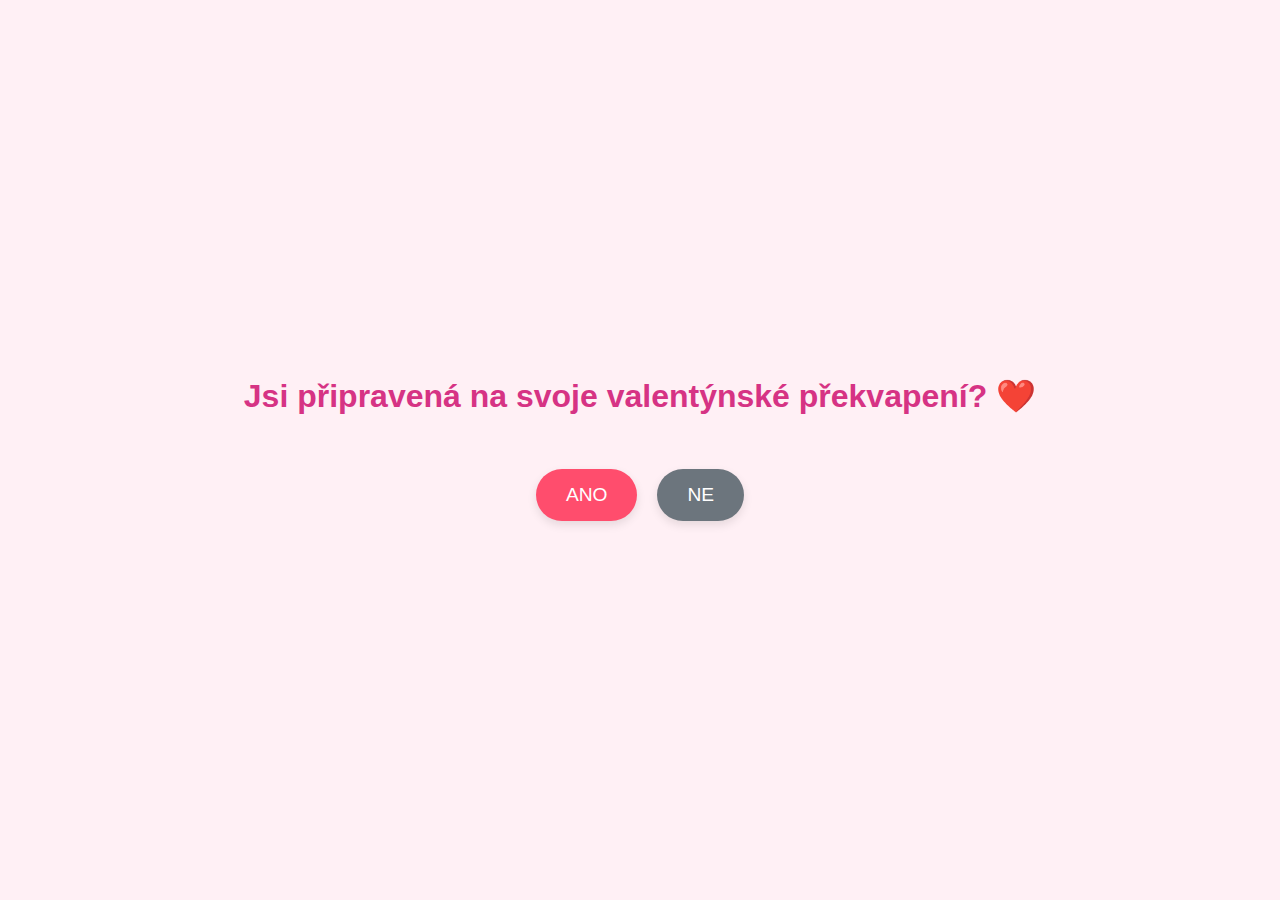
<file: index.html>
<!DOCTYPE html>
<html lang="cs">
<head>
    <meta charset="UTF-8">
    <meta name="viewport" content="width=device-width, initial-scale=1.0">
    <title>Mám pro tebe překvapení...</title>
    <style>
        body {
            display: flex;
            flex-direction: column;
            align-items: center;
            justify-content: center;
            height: 100vh;
            margin: 0;
            background-color: #fff0f5;
            font-family: sans-serif;
            overflow: hidden;
        }

        h1 {
            color: #d63384;
            text-align: center;
            margin-bottom: 30px;
        }

        .container {
            display: flex;
            gap: 20px;
            justify-content: center;
            align-items: center;
            width: 100%;
            height: 100px;
        }

        button {
            padding: 15px 30px;
            font-size: 1.2rem;
            border: none;
            border-radius: 50px;
            cursor: pointer;
            transition: transform 0.2s;
            box-shadow: 0 4px 10px rgba(0,0,0,0.1);
        }

        #btn-yes {
            background-color: #ff4d6d;
            color: white;
            z-index: 100; /* Vždycky navrchu */
        }

        #btn-no {
            background-color: #6c757d;
            color: white;
            z-index: 99;
        }
    </style>
</head>
<body>

    <h1>Jsi připravená na svoje valentýnské překvapení? ❤️</h1>

    <div class="container">
        <button id="btn-yes" onclick="startSurprise()">ANO</button>
        <button id="btn-no" onclick="moveButton()">NE</button>
    </div>

    <script>
        let noClickCount = 0;
        let yesScale = 1;

        function moveButton() {
            noClickCount++;
            const btnNo = document.getElementById('btn-no');
            const btnYes = document.getElementById('btn-yes');

            if (noClickCount >= 5) {
                btnNo.style.display = 'none';
                btnYes.innerHTML = "Nemáš na výběr, klikni na mě! 😁";
                btnYes.style.padding = "20px 40px";
            } else {
                btnNo.style.position = 'fixed';
                
                let randomX, randomY;
                const rectYes = btnYes.getBoundingClientRect();
                const safeMargin = 150; 

                do {
                    const maxX = window.innerWidth - btnNo.offsetWidth - 50;
                    const maxY = window.innerHeight - btnNo.offsetHeight - 50;
                    randomX = Math.floor(Math.random() * maxX);
                    randomY = Math.floor(Math.random() * maxY);
                } while (
                    randomX > rectYes.left - safeMargin && 
                    randomX < rectYes.right + safeMargin &&
                    randomY > rectYes.top - safeMargin && 
                    randomY < rectYes.bottom + safeMargin
                );
                
                btnNo.style.left = randomX + 'px';
                btnNo.style.top = randomY + 'px';

                yesScale += 0.4;
                btnYes.style.transform = `scale(${yesScale})`;
            }
        }
 
        function startSurprise() {
            const heslo = prompt("Zadej naše tajné heslo (datum), abys mohla vstoupit:");
            
            if (heslo === "192024") {
                window.location.href = "hlavni.html"; 
            } else if (heslo !== null) {
                alert("Zkus to znovu, miláčku! ❤️");
            }
        }
    </script>
</body>
</html>
</file>
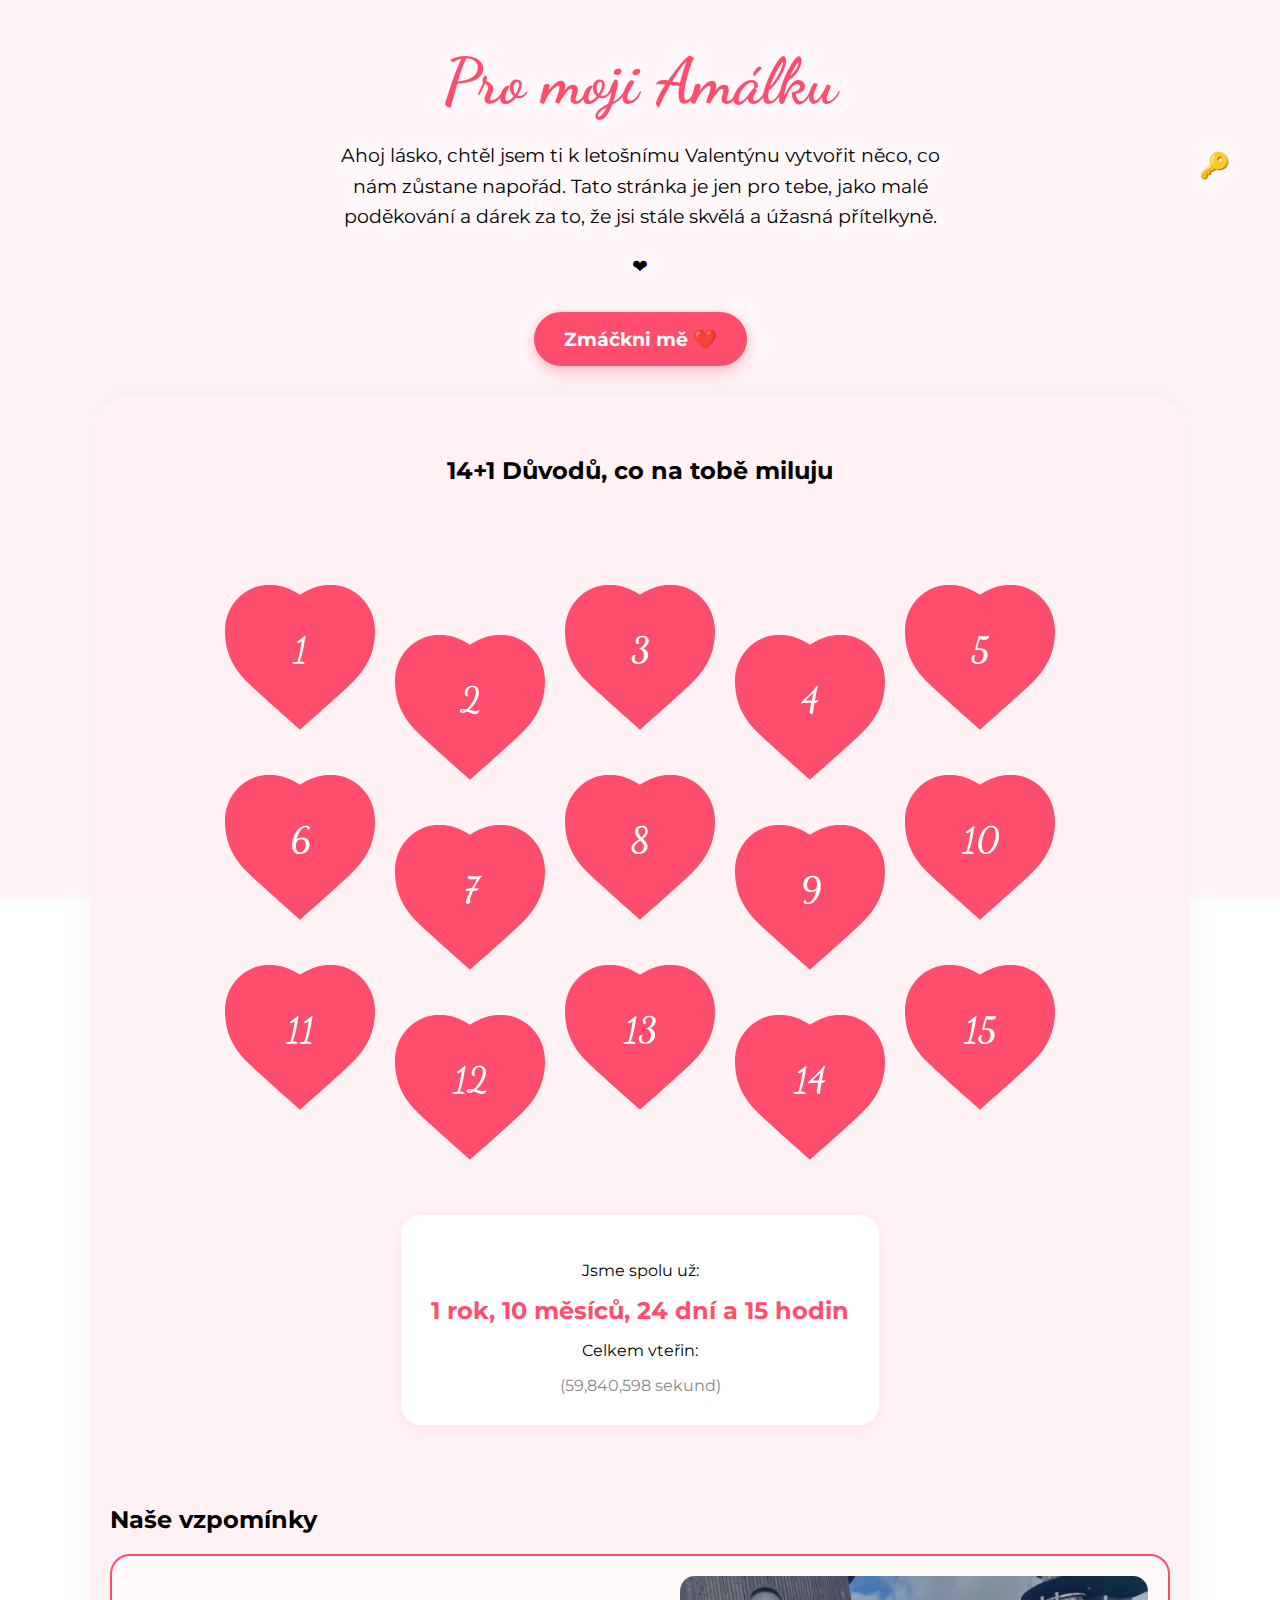
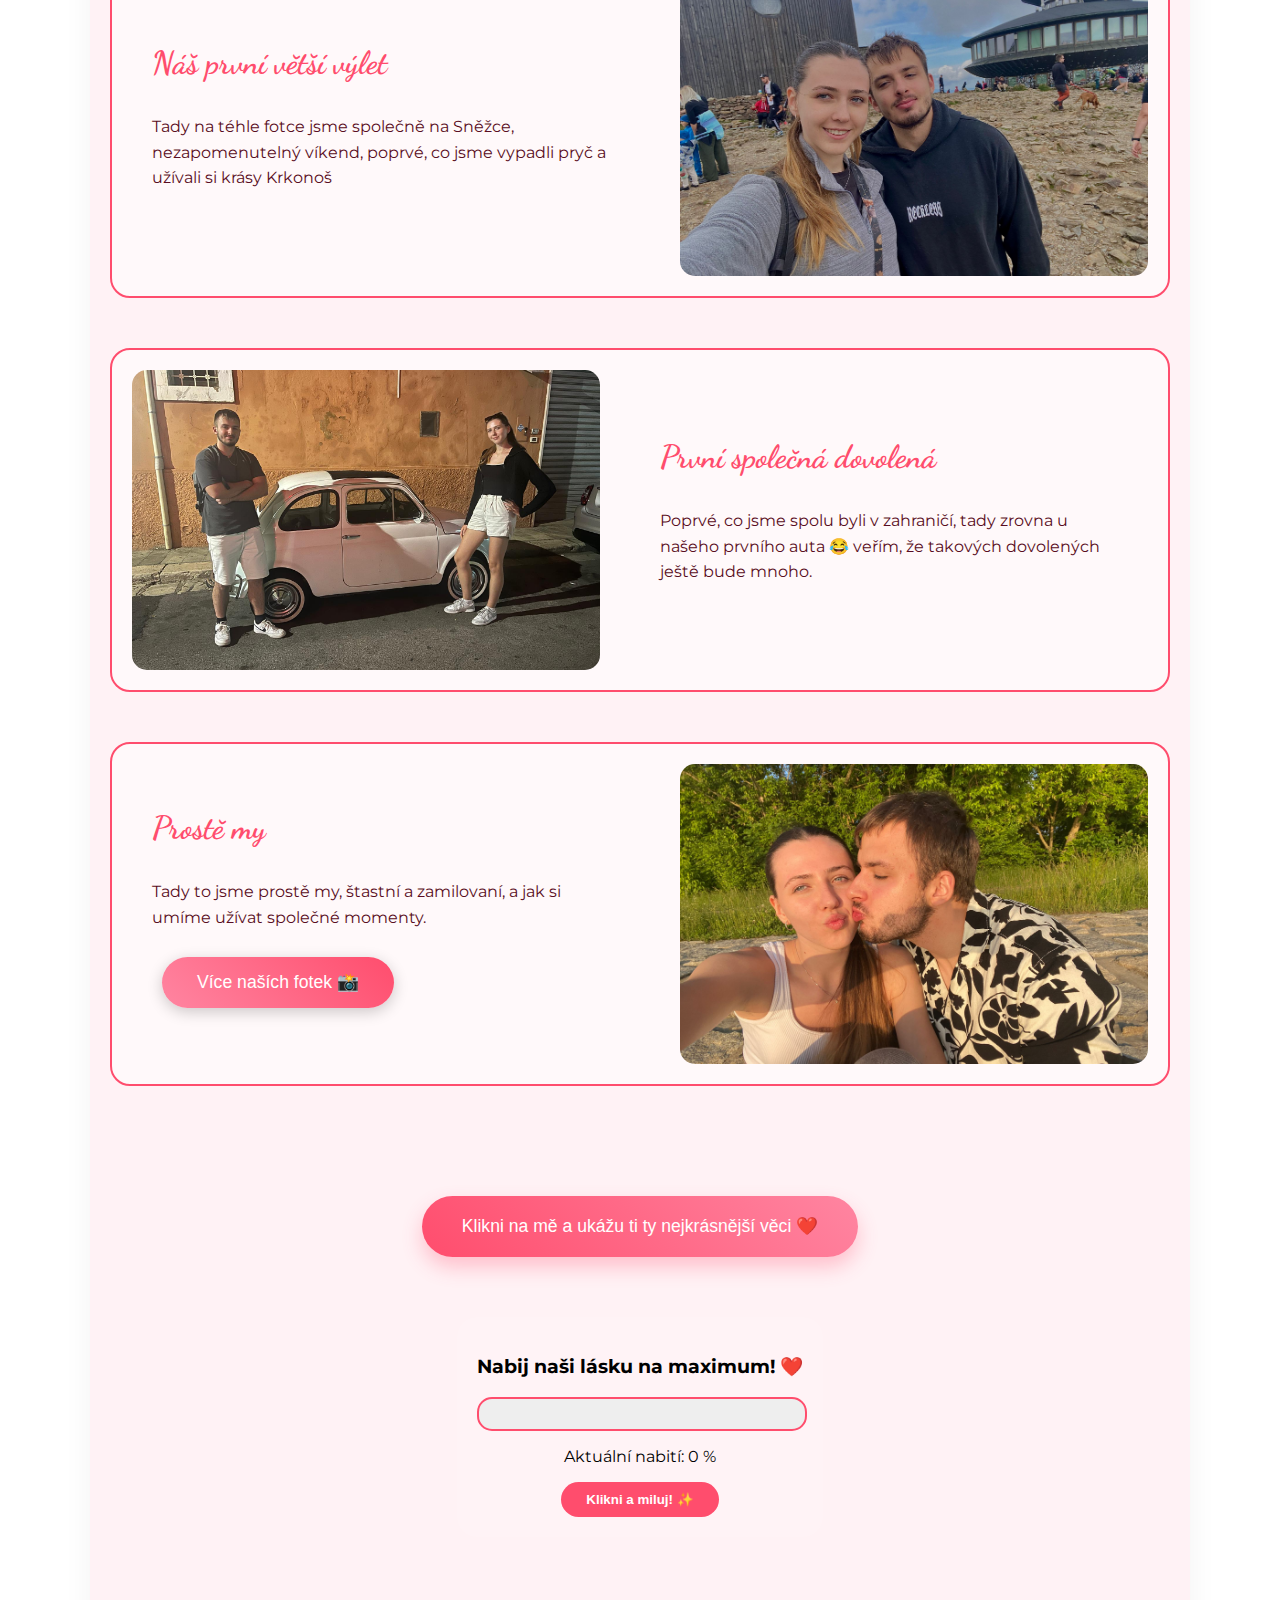
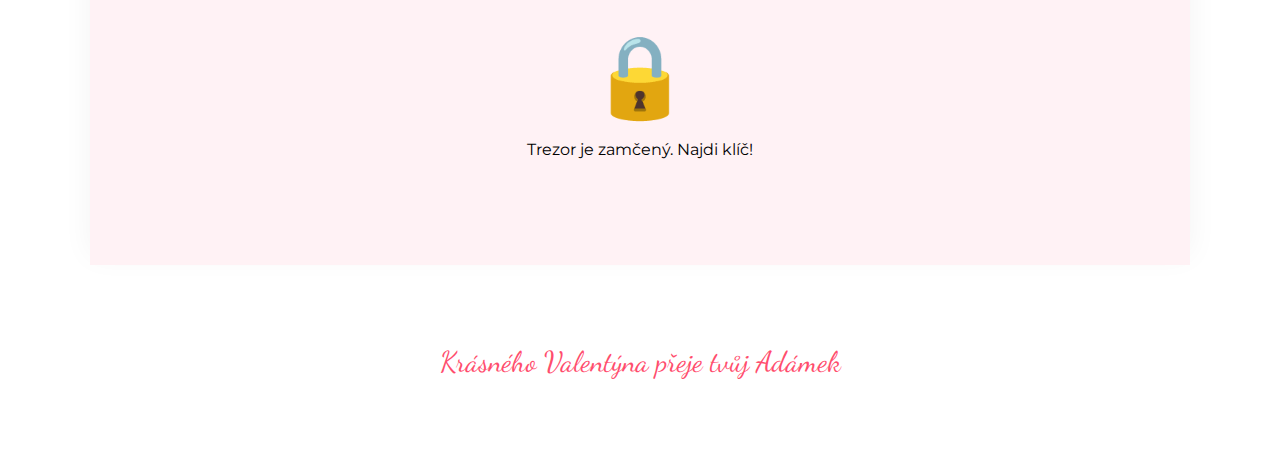
<file: hlavni.html>
<!DOCTYPE html>
<html lang="cs">
<head>
    <meta charset="UTF-8">
    <meta name="viewport" content="width=device-width, initial-scale=1.0">
    <title>Pro mou nejmilejší</title>
    <link href="https://fonts.googleapis.com/css2?family=Dancing+Script:wght@700&family=Montserrat:wght@300;400&display=swap" rel="stylesheet">
    <link rel="stylesheet" href="Index.css">
</head>
<body>

    <header>
        <h1>Pro moji Amálku</h1>
        <div class="intro-text">
            <p>Ahoj lásko, chtěl jsem ti k letošnímu Valentýnu vytvořit něco, co nám zůstane napořád. Tato stránka je jen pro tebe, jako malé poděkování a dárek za to, že jsi stále skvělá a úžasná přítelkyně.</p>
            <span class="heart">❤</span>
        </div>
    </header>
<div class="button-section">
    <button id="love-button" class="btn-love">Zmáčkni mě ❤️</button>
</div>

<div class="main-container">
    <h2>14+1 Důvodů, co na tobě miluju</h2>
    <section class="reasons-grid">
    <div class="heart-card" onclick="this.classList.toggle('is-flipped')">
        <div class="card-inner">
            <div class="card-front">
                <span class="number">1</span>
            </div>
            <div class="card-back">
                <p>Tvoje nádherné oceánově-modré očička</p>
            </div>
        </div>
    </div>

    <div class="heart-card" onclick="this.classList.toggle('is-flipped')">
        <div class="card-inner">
            <div class="card-front">
                <span class="number">2</span>
            </div>
            <div class="card-back">
                <p>Tvůj překrásný úsměv, který mi vždycky zvedne náladu</p>
            </div>
        </div>
    </div>
    <div class="heart-card" onclick="this.classList.toggle('is-flipped')">
        <div class="card-inner">
            <div class="card-front">
                <span class="number">3</span>
            </div>
            <div class="card-back">
                <p>To, jak po všem co jsme spolu prožili jsi tady stále semnou (jak v dobrém i ve zlém)</p>
            </div>
        </div>
    </div>

    <div class="heart-card" onclick="this.classList.toggle('is-flipped')">
        <div class="card-inner">
            <div class="card-front">
                <span class="number">4</span>
            </div>
            <div class="card-back">
                <p>Tvojí lásku, kterou mi stále dáváš</p>
            </div>
        </div>
    </div>
    <div class="heart-card" onclick="this.classList.toggle('is-flipped')">
        <div class="card-inner">
            <div class="card-front">
                <span class="number">5</span>
            </div>
            <div class="card-back">
                <p>To, jak vždycky vypadáš nádherně v jakékoliv situaci</p>
            </div>
        </div>
    </div>

    <div class="heart-card" onclick="this.classList.toggle('is-flipped')">
        <div class="card-inner">
            <div class="card-front">
                <span class="number">6</span>
            </div>
            <div class="card-back">
                <p>Jak ti na mně záleží a všechny věci co pro mě děláš.</p>
            </div>
        </div>
    </div>
    <div class="heart-card" onclick="this.classList.toggle('is-flipped')">
        <div class="card-inner">
            <div class="card-front">
                <span class="number">7</span>
            </div>
            <div class="card-back">
                <p>Jak si semnou chceš místo spaní povídat</p>
            </div>
        </div>
    </div>

    <div class="heart-card" onclick="this.classList.toggle('is-flipped')">
        <div class="card-inner">
            <div class="card-front">
                <span class="number">8</span>
            </div>
            <div class="card-back">
                <p>Jak umíš byt energická</p>
            </div>
        </div>
    </div>
    <div class="heart-card" onclick="this.classList.toggle('is-flipped')">
        <div class="card-inner">
            <div class="card-front">
                <span class="number">9</span>
            </div>
            <div class="card-back">
                <p>Když se semnou mojinkáš a všechny starosti a stres opadnou</p>
            </div>
        </div>
    </div>

    <div class="heart-card" onclick="this.classList.toggle('is-flipped')">
        <div class="card-inner">
            <div class="card-front">
                <span class="number">10</span>
            </div>
            <div class="card-back">
                <p>Jak se vždycky raduješ s překvapení, které pro tebe mám a jak jsi potom po něm štastná</p>
            </div>
        </div>
    </div>
    <div class="heart-card" onclick="this.classList.toggle('is-flipped')">
        <div class="card-inner">
            <div class="card-front">
                <span class="number">11</span>
            </div>
            <div class="card-back">
                <p>To, že jsi muj safeplace (s tebou mi je nejlépe)</p>
            </div>
        </div>
    </div>

    <div class="heart-card" onclick="this.classList.toggle('is-flipped')">
        <div class="card-inner">
            <div class="card-front">
                <span class="number">12</span>
            </div>
            <div class="card-back">
                <p>Jak díky tobě objevuji nové věci v mém životě</p>
            </div>
        </div>
    </div>
    <div class="heart-card" onclick="this.classList.toggle('is-flipped')">
        <div class="card-inner">
            <div class="card-front">
                <span class="number">13</span>
            </div>
            <div class="card-back">
                <p>Jak naše láska každým dnem sílí</p>
            </div>
        </div>
    </div>

    <div class="heart-card" onclick="this.classList.toggle('is-flipped')">
        <div class="card-inner">
            <div class="card-front">
                <span class="number">14</span>
            </div>
            <div class="card-back">
                <p>To, jak máš srdce na správném místě</p>
            </div>
        </div>
    </div>
    <div class="heart-card" onclick="this.classList.toggle('is-flipped')">
        <div class="card-inner">
            <div class="card-front">
                <span class="number">15</span>
            </div>
            <div class="card-back">
                <p>Tebe 😘</p>
            </div>
        </div>
    </div>
    </section>
<div class="counter-section">
    <p>Jsme spolu už:</p>
    <div id="full-count" class="days" style="font-size: 1.5rem; margin-bottom: 10px;">
        0 let, 0 měsíců, 0 dní a 0 hodin
    </div>
    
    <p>Celkem vteřin:</p>
    <div id="seconds-count" class="seconds">(0 sekund)</div>
</div>

<section class="memories-section">
    <h2 class="section-title">Naše vzpomínky</h2>

    <div class="memory-row">
        <div class="memory-image">
            <img src="fotky/memory3.jpg" alt="Vzpomínka 1">
        </div>
        <div class="memory-content">
            <h3>Náš první větší výlet</h3>
            <p>Tady na téhle fotce jsme společně na Sněžce, nezapomenutelný víkend, poprvé, co jsme vypadli pryč a užívali si krásy Krkonoš</p>
        </div>
    </div>

    <div class="memory-row">
        <div class="memory-image">
            <img src="fotky/memory5.jpg" alt="Vzpomínka 2">
        </div>
        <div class="memory-content">
            <h3>První společná dovolená</h3>
            <p>Poprvé, co jsme spolu byli v zahraničí, tady zrovna u našeho prvního auta 😂 veřím, že takových dovolených ještě bude mnoho.</p>
        </div>
    </div>

    <div class="memory-row">
        <div class="memory-image">
            <img src="fotky/memory4.jpg" alt="Vzpomínka 3">
        </div>
        <div class="memory-content">
            <h3>Prostě my</h3>
            <p>Tady to jsme prostě my, štastní a zamilovaní, a jak si umíme užívat společné momenty.</p>
            <div class="special-section">
    <button id="gallery-button" class="btn-gallery">Více naších fotek 📸</button>
</div>
        </div>
    </div>
</section>
<div class="special-section">
    <button id="beauty-button" class="btn-beauty">Klikni na mě a ukážu ti ty nejkrásnější věci ❤️</button>
</div>

<div id="beauty-overlay" class="overlay">
    <span class="close-overlay">&times;</span>
    <div class="overlay-content">
        
        <div class="beauty-step" id="step-1">
            <h2>Ty nejkrásnější očíčka...</h2>
            <img src="fotky/ona3.jpg" alt="Krása 1">
            <button class="next-step" onclick="showStep(2)">Chceš vidět víc? ✨</button>
        </div>

        <div class="beauty-step" id="step-2" style="display: none;">
            <h2>Ten nejhezčí úsměv...</h2>
            <img src="fotky/ona2.jpg" alt="Krása 2">
            <button class="next-step" onclick="showStep(3)">A ještě něco... ❤️</button>
        </div>

        <div class="beauty-step" id="step-3" style="display: none;">
            <h2>Moje nejkrásnější žena...</h2>
            <div class="final-photos">
            <img src="fotky/ona1.jpg" alt="Krása 3">
            <img src="fotky/memory11.jpg" alt="Krása 4">
            <img src="fotky/ona4.jpg" alt="Krása 5">
            </div>
            <p class="final-note">Jsi to nejlepší a nejkrásnější, co mám </p>
            <button class="next-step" onclick="showStep(4)">Bonus ❤️</button>
            </div>

        <div class="beauty-step" id="step-4" style="display: none;">
            <h2>Tvoje nádherné nové vlásky</h2>
            <video width="35%" height="55%" autoplay muted loop playsinline>
            <source src="fotky/VID_20260203_094008_702.mp4" type="video/mp4">
            </video>
            </div>
        </div>
</div>


<div id="gallery-overlay" class="overlay">
    <span class="close-gallery" id="close-gallery">&times;</span>
    <div class="overlay-content">
        <h2 class="gallery-title">To jsme my...</h2>
        
        <div class="final-gallery">
            <img src="fotky/my1.jpg" alt="Vzpomínka 1">
            <img src="fotky/my2.jpg" alt="Vzpomínka 2">
            <img src="fotky/my3.jpg" alt="Vzpomínka 3">
            <img src="fotky/my4.jpg" alt="Vzpomínka 4">
            <img src="fotky/my5.jpg" alt="Vzpomínka 5">
            <img src="fotky/my6.jpg" alt="Vzpomínka 6">
            <img src="fotky/my7.jpg" alt="Vzpomínka 7">
            <img src="fotky/my8.jpg" alt="Vzpomínka 8">
            <img src="fotky/my9.jpg" alt="Vzpomínka 9">
            <img src="fotky/my10.jpg" alt="Vzpomínka 10">
            <img src="fotky/my11(1)(1).png" alt="Vzpomínka 11">
            </div>

        <h2 class="final-note">A tohle je zatím jen malá část našého společného života. ❤️</h2>
        <div style="height: 100px;"></div>
    </div>
</div>

<div class="love-meter-container">
    <h3>Nabij naši lásku na maximum! ❤️</h3>
    <div class="meter-bg">
        <div id="love-bar" class="meter-fill"></div>
    </div>
    <p id="love-status">Aktuální nabití: 0 %</p>
    <button id="charge-btn" class="btn-charge">Klikni a miluj! ✨</button>
</div>

<div id="hidden-key" title="Co to tady je?">🔑</div>

<div class="safe-section">
    <div id="safe-container">
        <div id="safe-icon">🔒</div>
        <p id="safe-hint">Trezor je zamčený. Najdi klíč!</p>
        <div id="letter-small" style="display: none;">✉️</div>
    </div>
</div>

<div id="letter-overlay" class="overlay">
    <div class="letter-paper">
        <span class="close-letter">&times;</span>
        <h2>Moje milovaná Amálko...</h2>
        <p>Timto dárkem na valentýna jsem ti chtěl ukázat, jak moc mi na tobě záleží a jak moc tě miluju. Vytvořil jsem tento dárek od srdce, nestal mě peníze, ale můj čas, čas, který
            misto toho, abych investoval do her, nebo do dalších neužitečných věcí, tak jsem investoval raději pro to, abych rozšířil své obzory a zároveň udělal něco, co mě může posunout v životě dále. 
            Pracování na tomto projektu jsem si hodně užival, i když jsem měl někdy nervy, díky mojí hlavy a gemini jsem vytvořil pro tebe něco jedinečného, co můžeš mít uložené v počítači, tabletu, nebo mobilu.
            Neni to něco, na co si můžeš sáhnout,spát či použít nějak prakticky. Je to dárek, na který se můžeš divat, když budeš veselá, smutná, naštvaná, zkrátka vždy, kdy se ti bude chtít.
            Jsi skvělá žena, která tady je stále při mě, neodešla jsi ještě, a toho si hodně vážím. Snad se ti dárek líbí. Moc moc moc tě miluju ❤️❤️❤️ 
        </p>
        <p>Tvůj miláček.</p>
    </div>
</div>
        
</div>
    <footer>
        Krásného Valentýna přeje tvůj Adámek
    </footer>
<script src="time.js"></script>
</div>
</body>
</html>
</file>
<file: Index.css>
:root {
    --primary-color: #ff4d6d;
    --header-bg: rgba(255, 240, 243, 0.85); /* Průhledná růžová pro panel */
    --text-color: #590d22;       /* Tmavě vínový text */
}


body {
    font-family: 'Montserrat', sans-serif;
    margin: 0;
    padding: 0;
    font-family: 'Montserrat', sans-serif;
    /* Fotka se srdíčky přes celé pozadí BODY */
    background: linear-gradient(rgba(255,240,243,0.5), rgba(255,240,243,0.5)), 
                url('https://images.unsplash.com/photo-1518199266791-5375a83190b7?ixlib=rb-1.2.1&auto=format&fit=crop&w=1350&q=80');
    background-size: cover;
    background-attachment: fixed;
    background-position: center;
    
    display: flex;
    flex-direction: column;
    align-items: center;
}

.top-hero {
    text-align: center;
    padding: 100px 20px;
    width: 100%;
    background: transparent; /* Žádné vlastní pozadí */
    color: var(--text-color);
}

/* PRŮHLEDNÝ PANEL: Začíná pod headerem */
.main-container {
    background-color: var(--header-bg);
    width: 100%;
    max-width: 1100px; /* Šířka panelu */
    padding: 40px 20px;
    box-sizing: border-box;
    display: flex;
    flex-direction: column;
    align-items: center;
    /* Zaoblení horních rohů panelu, aby to vypadalo lépe */
    border-radius: 40px 40px 0 0; 
    box-shadow: 0 -10px 30px rgba(0,0,0,0.05);
}

/* Horní sekce s nadpisem */
header {
    text-align: center;
    box-sizing: border-box;
}

h1 {
    font-family: 'Dancing Script', cursive;
    font-size: 4rem;
    color: var(--primary-color);
    margin-bottom: 20px;
    animation: fadeIn 2s ease-in;
}

.intro-text {
    font-size: 1.2rem;
    max-width: 600px;
    margin: 0 auto;
    line-height: 1.6;
}

/* Mřížka pro 14 důvodů */
/* 1. Nastavení mřížky - jak budou srdíčka vedle sebe */
.reasons-grid {
    display: grid;
    grid-template-columns: repeat(5, 1fr); /* Skládá se samo podle velikosti displeje */
    gap: 40px 20px;
    padding: 80px 20px;
    max-width: 1000px;
    margin: 0 auto;
    align-items: start;
}

/* 2. Základní "krabička" pro kartu - určuje velikost a zapíná 3D efekt */
.heart-card {
    width: 150px;
    height: 150px;
    perspective: 1000px; /* Důležité pro hloubku při otáčení */
    margin: 0 auto;
}

.heart-card:nth-child(5n+2), 
.heart-card:nth-child(5n+4) {
    transform: translateY(50px);
}

/* 3. Vnitřní část, která se fyzicky otáčí */
.card-inner {
    width: 100%;
    height: 100%;
    position: relative;
    transition: transform 1s cubic-bezier(0.4, 0, 0.2, 1); /* Plynulé a houpavé otočení */
    transform-style: preserve-3d;
    cursor: pointer;
}

/* 4. Tohle se stane, když se na kartu klikne (přidá se třída v HTML) */
.heart-card.is-flipped .card-inner {
    transform: rotateY(180deg);
}

/* 5. Společné vlastnosti pro předek i zadek karty */
.card-front, .card-back {
    position: absolute;
    inset: 0;
    backface-visibility: hidden; /* Skryje odvrácenou stranu, když se karta točí */
    clip-path: path('M75 145c-2-2-32-28-52-47C5 81 0 63 0 46 0 21 19 0 45 0c16 0 30 10 30 10s14-10 30-10c26 0 45 21 45 46 0 17-5 35-23 52-20 19-50 45-52 47z');
    display: flex;
    flex-direction: column;
    justify-content: center; /* Horizontální centr */
    align-items: center;     /* Vertikální centr */
    text-align: center;
    padding: 15px;        /* Vnitřní okraj, aby text nenarážel do kraje */
    box-sizing: border-box;

}

/* 6. Vzhled PŘEDNÍ strany (Bílá se srdíčkem) */
.card-front {
    background-color: #ff4d6d;
    color: white; /* Tvoje hlavní barva */
}

.card-front .number {
    font-size: 3rem;
    font-family: 'Dancing Script', cursive;
    font-size: 2.2rem;
    font-weight: bold;
    margin-top: -20px;
    
}

/* 7. Vzhled ZADNÍ strany (Růžová s tvým textem) */
.card-back {
    background-color: #ff85a1;
    color: white;
    transform: rotateY(180deg); /* Text je otočený "dozadu", aby po otočení karty byl čitelný */
}

.card-back p {
    font-family: 'Montserrat', sans-serif;
    font-size: 0.75rem;
    font-weight: 600;
    margin: 0;
    margin-top: -25px; /* Vytlačí text nahoru do bříška */
    width: 90%;
    line-height: 1.2;
    word-wrap: break-word;
}
@media (max-width: 850px) {
    .reasons-grid {
        grid-template-columns: repeat(auto-fit, minmax(3, 1fr));
    }
    .heart-card:nth-child(even) {
        transform: none; /* Na mobilu vypneme cik-cak pro lepší čitelnost */
    }
}

@media (max-width: 500px) {
    .reasons-grid {
        grid-template-columns: repeat(2, 1fr); /* Na mobilu 2 v řadě */
    }
    .heart-card {
        width: 130px;
        height: 130px;
    }
}

/* Spodní část webu */
footer {
    padding: 80px 20px;
    text-align: center;
    font-family: 'Dancing Script', cursive;
    font-size: 1.8rem;
    color: var(--primary-color);
}

/* Animace pro plynulý nástup nadpisu */
@keyframes fadeIn {
    from { opacity: 0; transform: translateY(20px); }
    to { opacity: 1; transform: translateY(0); }
}

/* Styl pro počítadlo */
.counter-section {
    text-align: center;
    background: white;
    padding: 30px;
    margin: 20px;
    border-radius: 20px;
    box-shadow: 0 4px 15px rgba(255, 77, 109, 0.1);
    width: fit-content;
}

.days {
    font-size: 2.5rem;
    font-weight: bold;
    color: var(--primary-color);
}

.seconds {
    font-size: 1rem;
    color: #888;
    margin-top: 5px;
}

/* Styl pro galerii */
.memories-section {
    padding: 40px 20px;
    width: 100%;
}

.memory-row {
    display: flex;
    align-items: center;
    gap: 40px;
    margin-bottom: 50px;
    padding: 20px;
    background: rgba(255, 255, 255, 0.5); /* Světlé poloprůhledné pozadí řádku */
    border: 2px solid var(--primary-color); /* Ohraničení tvou růžovou */
    border-radius: 20px;
}

/* Trik pro střídání stran: Každý sudý řádek se otočí */
.memory-row:nth-child(even) {
    flex-direction: row-reverse;
}

.memory-image {
    flex: 1; /* Zabere polovinu místa */
}

.memory-image img {
    width: 100%;
    height: 300px;
    object-fit: cover;
    border-radius: 15px;
    display: block;
}

.memory-content {
    flex: 1; /* Zabere druhou polovinu místa */
    padding: 20px;
}

.memory-content h3 {
    font-family: 'Dancing Script', cursive;
    font-size: 2rem;
    color: var(--primary-color);
    margin-top: 0;
}

.memory-content p {
    font-size: 1rem;
    line-height: 1.6;
    color: var(--text-color);
}

/* Responsivita pro mobily: Dáme vše pod sebe */
@media (max-width: 768px) {
    .memory-row, .memory-row:nth-child(even) {
        flex-direction: column;
        gap: 20px;
    }
    .memory-image img {
        height: 200px;
    }
}

.button-section {
    margin: 30px 0;
    text-align: center;
}

.btn-love {
    background-color: var(--primary-color);
    color: white;
    border: none;
    padding: 15px 30px;
    font-size: 1.2rem;
    font-family: 'Montserrat', sans-serif;
    font-weight: bold;
    border-radius: 50px;
    cursor: pointer;
    box-shadow: 0 5px 15px rgba(255, 77, 109, 0.4);
    transition: transform 0.2s, background-color 0.2s;
    animation: pulse 2s infinite; /* Tlačítko bude jemně pulzovat */
}

.btn-love:hover {
    background-color: #ff3355;
    transform: scale(1.05);
}

.btn-love:active {
    transform: scale(0.95);
}

.floating-heart {
    position: fixed;   
    top: -50px;        
    left: 0;
    pointer-events: none; 
    z-index: 9999;     
    animation: fall linear forwards; 
    font-size: 24px;
}


@keyframes fall {
    0% {
        transform: translateY(0) rotate(0deg);
        opacity: 1;
    }
   
    100% {
        transform: translateY(110vh) rotate(360deg);
        opacity: 0;
    }
}

.btn-beauty {
    background: linear-gradient(45deg, #ff4d6d, #ff85a1);
    color: white;
    border: none;
    padding: 20px 40px;
    font-size: 1.1rem;
    border-radius: 50px;
    cursor: pointer;
    margin: 20px 0;
    transition: 0.3s;
    box-shadow: 0 10px 20px rgba(255, 77, 109, 0.3);
}

.btn-beauty:hover {
    transform: scale(1.1);
    box-shadow: 0 15px 30px rgba(255, 77, 109, 0.5);
}

/* Styl pro překrytí celé obrazovky */
.overlay {
    display: none; 
    position: fixed;
    top: 0;
    left: 0;
    width: 100%;
    height: 100%;
    background: rgba(45, 5, 15, 0.80);
    z-index: 10000;
    
    overflow-y: scroll; 
    -webkit-overflow-scrolling: touch;
}

.overlay-content {
    position: relative;
    width: 90%;
    max-width: 800px;
    margin: 0 auto;
    padding-bottom: 100px; 
    text-align: center;
    color: white;
}



.beauty-gallery {
    display: grid;
    grid-template-columns: repeat(auto-fit, minmax(200px, 1fr));
    gap: 15px;
    margin: 30px 0;
}

.beauty-gallery img {
    width: 100%;
    border-radius: 10px;
    border: 3px solid white;
    transition: 0.3s;
}

.beauty-gallery img:hover {
    transform: scale(1.05);
}

.close-overlay {
    position: absolute;
    top: 20px;
    right: 30px;
    font-size: 40px;
    color: white;
    cursor: pointer;
}

.beauty-step {
    animation: fadeIn 0.5s ease-in-out;
}

.beauty-step img {
    max-width: 100%;
    max-height: 60vh;
    border-radius: 15px;
    border: 5px solid white;
    margin: 20px 0;
    box-shadow: 0 10px 30px rgba(0,0,0,0.5);
}

.next-step {
    background: #ff4d6d;
    color: white;
    border: none;
    padding: 15px 30px;
    font-size: 1.1rem;
    border-radius: 30px;
    cursor: pointer;
    transition: 0.3s;
}

.next-step:hover {
    background: #ff758f;
    transform: scale(1.05);
}

@keyframes fadeIn {
    from { opacity: 0; transform: translateY(10px); }
    to { opacity: 1; transform: translateY(0); }
}

.final-photos {
    display: flex;
    gap: 15px;
    justify-content: center;
    margin: 20px 0;
    flex-wrap: wrap; 
}

.final-photos img {
    width: calc(33% - 10px); 
    max-width: 400px; 
    height: auto;
    object-fit: cover;
    border: 3px solid white;
    border-radius: 15px;
}

.beauty-step img, .final-photos img {
    max-width: 100%;
    height: auto;
    display: block;
    margin: 20px auto;
}


.final-note {
    font-family: 'Dancing Script', cursive;
    font-size: 2.2rem;
    color: white;
    margin-top: 40px;
    text-shadow: 2px 2px 4px rgba(0,0,0,0.5);
}

.btn-gallery {
    background: linear-gradient(45deg, #ff85a1, #ff4d6d);
    color: white;
    border: none;
    padding: 15px 35px;
    font-size: 1.1rem;
    border-radius: 50px;
    cursor: pointer;
    margin: 10px;
    box-shadow: 0 4px 15px rgba(0,0,0,0.2);
    transition: 0.3s;
}

.btn-gallery:hover {
    transform: scale(1.1);
    box-shadow: 0 15px 30px rgba(255, 77, 109, 0.5);
}

.gallery-title {
    font-family: 'Dancing Script', cursive;
    font-size: 3rem;
    margin-bottom: 30px;
}

.final-gallery {
    column-count: 2;        
    column-gap: 15px;       
    max-width: 900px;
    margin: 30px auto;
}

.final-gallery img {
    width: 100%;            
    display: block;
    margin-bottom: 15px;    
    
    height: auto;          
    object-fit: contain;    
    
    border: 5px solid white;
    border-radius: 10px;
    box-shadow: 0 5px 15px rgba(0,0,0,0.3);
    
    break-inside: avoid;
    transition: transform 0.4s cubic-bezier(0.175, 0.885, 0.32, 1.275), box-shadow 0.3s ease;
    cursor: pointer;    
}
.final-gallery img:hover {
    transform: scale(1.03);
    z-index: 10;
    position: relative;
    box-shadow: 0 15px 35px rgba(0, 0, 0, 0.6);
}

@keyframes fadeInUp {
    from {
        opacity: 0;
        transform: translateY(30px);
    }
    to {
        opacity: 1;
        transform: translateY(0);
    }
}

.final-gallery img.reveal {
    opacity: 0; /* Výchozí stav před animací */
    animation: fadeInUp 0.5s ease-out forwards;
}
/* Na mobilu přepneme na jeden sloupec, aby fotky nebyly moc úzké */
@media (max-width: 600px) {
    .final-gallery {
        column-count: 1;
    }
}
.close-gallery {
    position: fixed;
    top: 20px;
    right: 30px;
    font-size: 50px;
    color: white;
    cursor: pointer;
    z-index: 10001;
}

.love-meter-container {
    text-align: center;
    margin: 40px auto;
    padding: 20px;
    background: rgba(255, 255, 255, 0.1);
    border-radius: 20px;
    max-width: 400px;
}

.meter-bg {
    width: 100%;
    height: 30px;
    background: #eee;
    border-radius: 15px;
    overflow: hidden;
    margin: 15px 0;
    border: 2px solid #ff4d6d;
}

.meter-fill {
    width: 0%; /* Začínáme na nule */
    height: 100%;
    background: linear-gradient(90deg, #ff85a1, #ff4d6d);
    transition: width 0.3s ease; /* Plynulé nabíjení */
}

.btn-charge {
    background: #ff4d6d;
    color: white;
    border: none;
    padding: 10px 25px;
    border-radius: 25px;
    cursor: pointer;
    font-weight: bold;
    transition: transform 0.1s;
}

.btn-charge:active {
    transform: scale(0.9); /* Efekt stisknutí tlačítka */
}

/* Animace pulsace, když je nabito */
@keyframes pulse-glow {
    0% { box-shadow: 0 0 5px #ff4d6d; }
    50% { box-shadow: 0 0 20px #ff4d6d; }
    100% { box-shadow: 0 0 5px #ff4d6d; }
}

.maxed {
    animation: pulse-glow 1s infinite;
}

/* Schovaný klíč */
#hidden-key {
    position: absolute;
    top: 150px; /* Změň si podle potřeby, aby nebyl moc vidět */
    right: 50px;
    font-size: 25px;
    cursor: pointer;
    z-index: 100;
    transition: transform 0.3s;
}

#hidden-key:hover { transform: scale(1.5); }


.safe-section { text-align: center; margin: 50px 0; }
#safe-icon { font-size: 80px; cursor: pointer; transition: 0.5s; }

#letter-small {
    font-size: 50px;
    cursor: pointer;
    animation: popOut 0.5s ease-out;
}

#letter-overlay {
    position: fixed;
    top: 0;
    left: 0;
    width: 100%;
    height: 100%;

    background-color: rgba(0, 0, 0, 0.75); 
    
    backdrop-filter: blur(8px);
    -webkit-backdrop-filter: blur(8px);
    
    display: none; 
    justify-content: center; 
    align-items: center;
    z-index: 100000;
}

@keyframes popOut {
    0% { transform: scale(0) translateY(0); }
    100% { transform: scale(1) translateY(-20px); }
}

.letter-paper {
    background: #fdf6e3; 
    color: #5c4033;
    padding: 40px;
    width: 90%;
    max-width: 500px;
    max-height: 80vh;
    overflow-y: auto; 
    
    border-radius: 5px;
    position: relative;
    box-shadow: 0 10px 30px rgba(0,0,0,0.5);
    font-family: 'Dancing Script', cursive;
    font-size: 1.3rem;
    line-height: 1.6;
    
    animation: zoomIn 1s cubic-bezier(0.175, 0.885, 0.32, 1.275);
}

@keyframes zoomIn {
    from { transform: scale(0.5); opacity: 0; }
    to { transform: scale(1); opacity: 1; }
}

.close-letter {
    position: absolute;
    top: 10px;
    right: 20px;
    font-size: 30px;
    cursor: pointer;
    color: #5c4033;
    font-family: Arial, sans-serif;
}

video {
    border-radius: 15px;
    box-shadow: 0 10px 30px rgba(0,0,0,0.5);
    max-width: 100%;
}
</file>
